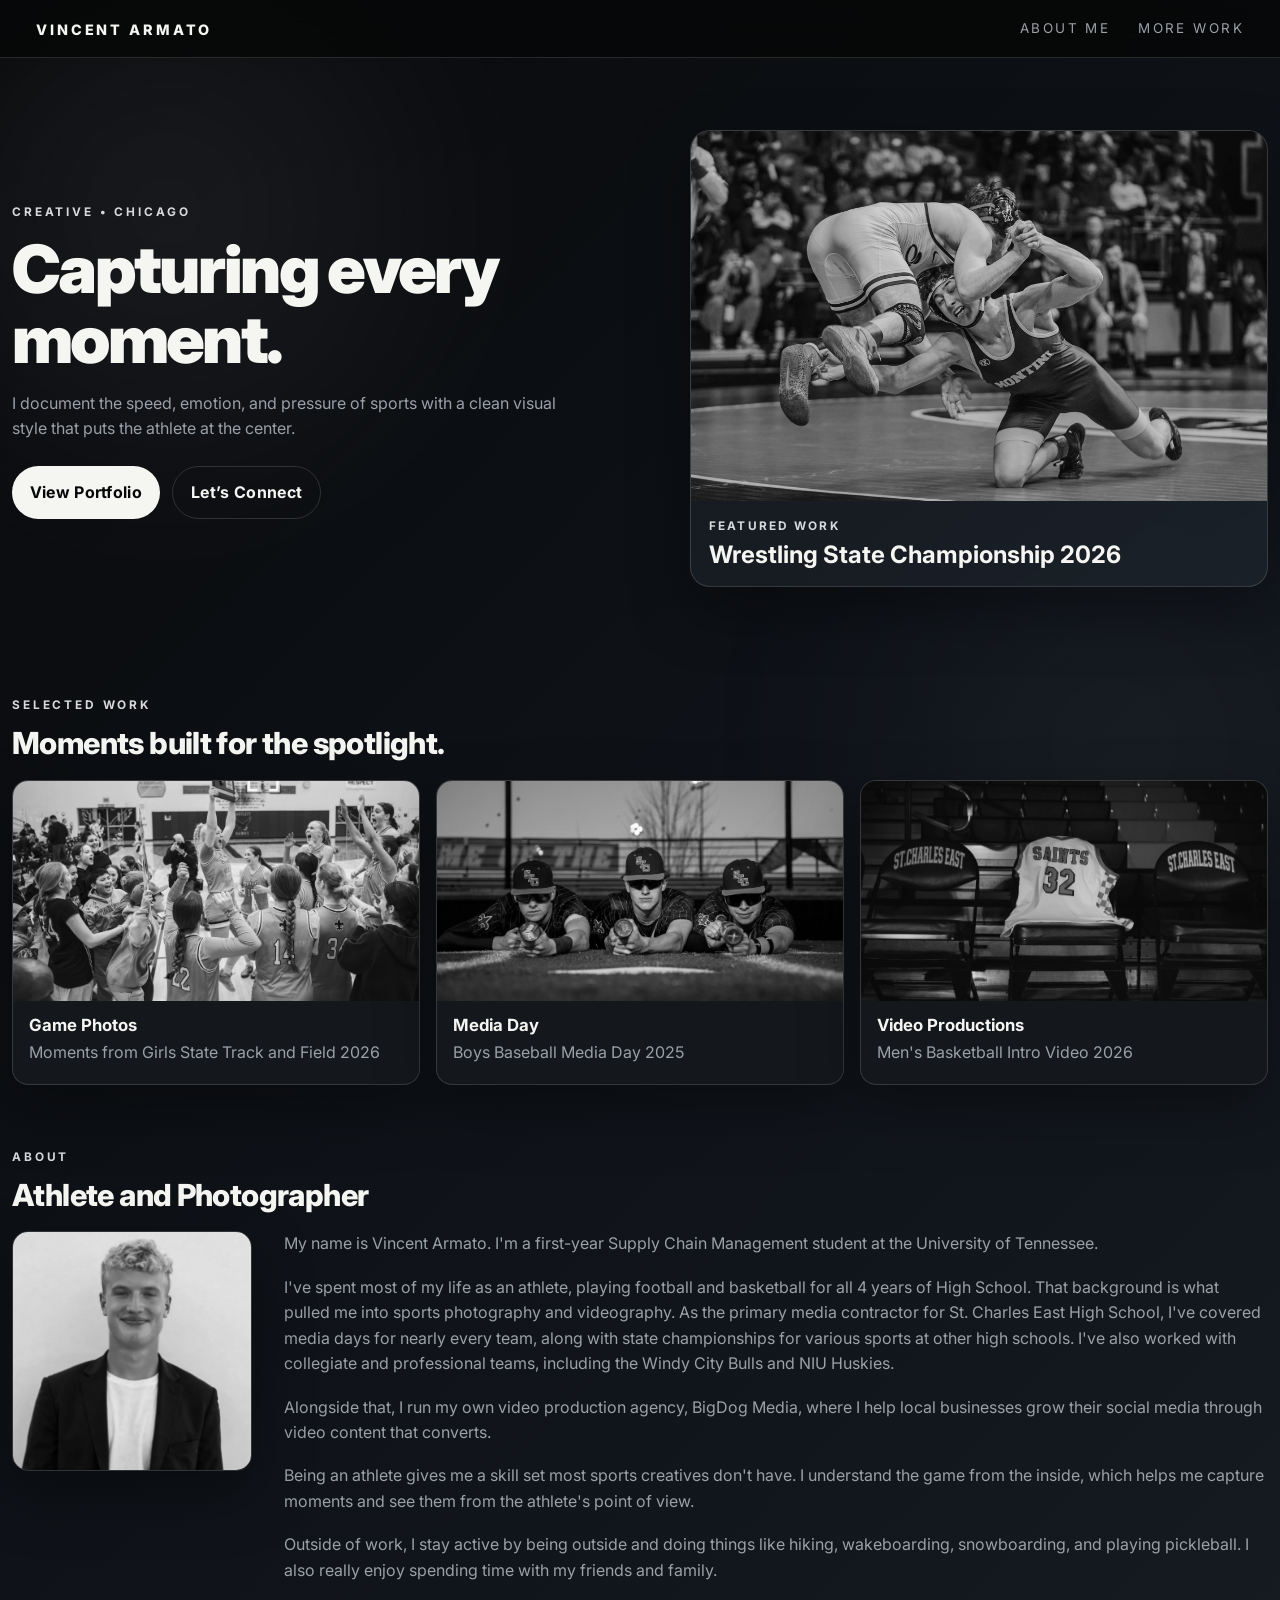
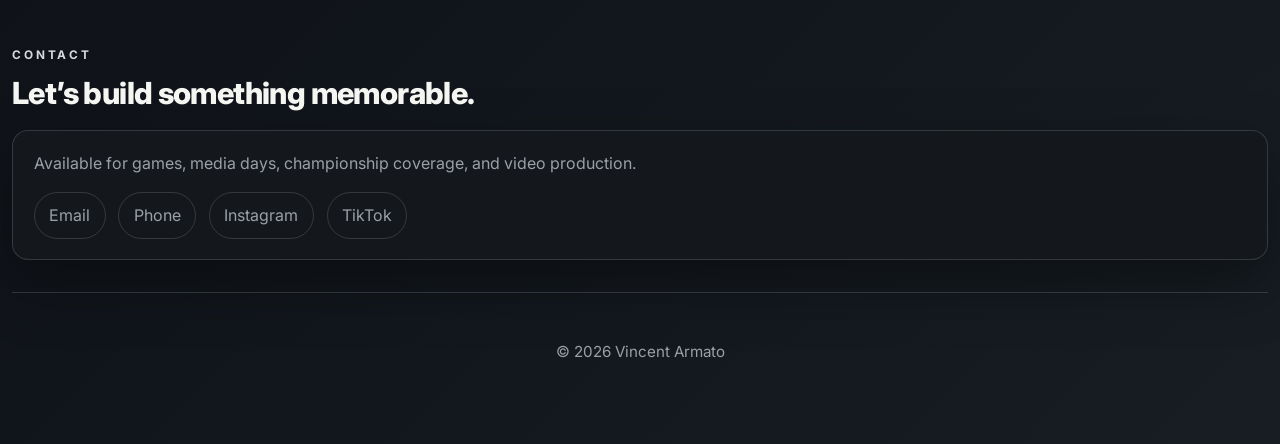
<file: index.html>
<!DOCTYPE html>
<html lang="en">
  <head>
    <meta charset="UTF-8" />
    <meta name="viewport" content="width=device-width, initial-scale=1.0" />
    <title>Vincent Armato | Portfolio</title>
    <meta
      name="description"
      content="Minimal dark portfolio page for Vincent Armato, featuring sports photography work, experience, and contact information."
    />
    <link rel="stylesheet" href="styles.css" />
  </head>
  <body>
    <div class="bg-glow" aria-hidden="true">
      <span class="glow glow-1"></span>
      <span class="glow glow-2"></span>
    </div>

    <header class="topbar-wrap">
      <div class="topbar">
        <a class="brand" href="#home">Vincent Armato</a>
        <nav class="nav-links" aria-label="Primary navigation">
          <a href="#about">About Me</a>
          <details class="nav-dropdown">
            <summary>More Work</summary>
            <div class="nav-dropdown-menu">
              <a href="game-photos.html">Game Photos</a>
              <a href="media-day.html">Media Day</a>
              <a href="video.html">Video</a>
            </div>
          </details>
        </nav>
        <details class="mobile-nav">
          <summary class="hamburger" aria-label="Menu">
            <span></span><span></span><span></span>
          </summary>
          <div class="mobile-nav-menu">
            <a href="#about">About Me</a>
            <a href="game-photos.html">Game Photos</a>
            <a href="media-day.html">Media Day</a>
            <a href="video.html">Video</a>
          </div>
        </details>
      </div>
    </header>

    <div class="site-shell">
      <main id="home">
        <section class="hero">
          <div class="hero-copy">
            <p class="eyebrow">Creative • Chicago</p>
            <h1>Capturing every moment.</h1>
            <p class="lead">
              I document the speed, emotion, and pressure of sports with a clean visual style that puts the athlete at the center.
            </p>
            <div class="hero-actions">
              <a class="btn btn-primary" href="game-photos.html" target="_blank" rel="noreferrer">View Portfolio</a>
              <a class="btn btn-secondary" href="#contact">Let’s Connect</a>
            </div>
          </div>

          <div class="hero-card" aria-label="Featured photography preview">
            <img
              src="photos/hero/hero-image.jpg"
              alt="Athlete in motion during a basketball game"
            />
            <div class="hero-card-content">
              <p class="card-tag">Featured Work</p>
              <h2>Wrestling State Championship 2026</h2>
            </div>
          </div>
        </section>

        <section id="work" class="section">
          <div class="section-heading">
            <p class="eyebrow">Selected Work</p>
            <h2>Moments built for the spotlight.</h2>
          </div>

          <div class="work-grid">
            <a class="work-card" href="game-photos.html">
              <img src="photos/work/work-1.jpg" alt="Runners competing in a track and field race" class="work-image-top" />
              <div>
                <h3>Game Photos</h3>
                <p>Moments from Girls State Track and Field 2026</p>
              </div>
            </a>

            <a class="work-card" href="media-day.html">
              <img src="photos/work/work-2.jpg" alt="Athlete portrait during media day" />
              <div>
                <h3>Media Day</h3>
                <p>Boys Baseball Media Day 2025</p>
              </div>
            </a>

            <a class="work-card" href="video.html">
              <img src="photos/video/mens-basketball-intro/cover.jpg" alt="Men's basketball intro video thumbnail" />
              <div>
                <h3>Video Productions</h3>
                <p>Men's Basketball Intro Video 2026</p>
              </div>
            </a>
          </div>
        </section>

        <section id="about" class="section about-section">
          <div class="section-heading">
            <p class="eyebrow">About</p>
            <h2>Athlete and Photographer</h2>
          </div>

          <div class="about-grid">
            <div class="about-photo">
              <img src="photos/about/about-photo.jpg" alt="Portrait of Vincent Armato" />
            </div>
            <div class="about-text">
              <p>My name is Vincent Armato. I'm a first-year Supply Chain Management student at the University of Tennessee.</p>
              <p>I've spent most of my life as an athlete, playing football and basketball for all 4 years of High School. That background is what pulled me into sports photography and videography. As the primary media contractor for St. Charles East High School, I've covered media days for nearly every team, along with state championships for various sports at other high schools. I've also worked with collegiate and professional teams, including the Windy City Bulls and NIU Huskies.</p>
              <p>Alongside that, I run my own video production agency, BigDog Media, where I help local businesses grow their social media through video content that converts.</p>
              <p>Being an athlete gives me a skill set most sports creatives don't have. I understand the game from the inside, which helps me capture moments and see them from the athlete's point of view.</p>
              <p>Outside of work, I stay active by being outside and doing things like hiking, wakeboarding, snowboarding, and playing pickleball. I also really enjoy spending time with my friends and family.</p>
            </div>
          </div>
        </section>

        <section id="contact" class="section contact-section">
          <div class="section-heading">
            <p class="eyebrow">Contact</p>
            <h2>Let’s build something memorable.</h2>
          </div>

          <div class="contact-card">
            <p>Available for games, media days, championship coverage, and video production.</p>
            <div class="contact-links">
              <a href="mailto:vincentarmato.co@gmail.com">Email</a>
              <a href="tel:+16303382172">Phone</a>
              <a href="https://www.instagram.com/vincent_armato" target="_blank" rel="noreferrer">Instagram</a>
              <a href="https://www.tiktok.com/@vincent_armato" target="_blank" rel="noreferrer">TikTok</a>
            </div>
          </div>
        </section>
      </main>

      <footer class="footer">
        <p>© 2026 Vincent Armato</p>
      </footer>
    </div>
  </body>
</html>
</file>
<file: styles.css>
@import url('https://fonts.googleapis.com/css2?family=Inter:wght@400;500;600;700;800;900&display=swap');

:root {
  --bg: #060708;
  --bg-soft: #0e1216;
  --surface: #14181d;
  --surface-strong: #1b222a;
  --text: #f5f5f2;
  --text-muted: #9aa0a7;
  --border: rgba(255, 255, 255, 0.14);
  --accent: #d7d9dc;
  --accent-strong: #ffffff;
  --shadow: 0 24px 60px rgba(0, 0, 0, 0.36);
}

* {
  box-sizing: border-box;
}

.bg-glow {
  position: fixed;
  inset: 0;
  z-index: -1;
  overflow: hidden;
  pointer-events: none;
}

.glow {
  position: absolute;
  width: 55vw;
  height: 55vw;
  max-width: 640px;
  max-height: 640px;
  border-radius: 50%;
  filter: blur(120px);
  opacity: 0.2;
}

.glow-1 {
  top: -12%;
  left: -12%;
  background: radial-gradient(circle, rgba(255, 255, 255, 0.5), transparent 70%);
  animation: glow-drift-1 26s ease-in-out infinite;
}

.glow-2 {
  bottom: -18%;
  right: -12%;
  background: radial-gradient(circle, rgba(150, 170, 190, 0.45), transparent 70%);
  animation: glow-drift-2 30s ease-in-out infinite;
}

@keyframes glow-drift-1 {
  0%, 100% { transform: translate(0, 0); }
  50% { transform: translate(6vw, 8vh); }
}

@keyframes glow-drift-2 {
  0%, 100% { transform: translate(0, 0); }
  50% { transform: translate(-6vw, -6vh); }
}

@media (prefers-reduced-motion: reduce) {
  .glow {
    animation: none;
  }
}

html {
  scroll-behavior: smooth;
}

body {
  margin: 0;
  font-family: 'Inter', -apple-system, BlinkMacSystemFont, 'Segoe UI', sans-serif;
  background: linear-gradient(135deg, #08090b 0%, #10141a 55%, #171d23 100%);
  color: var(--text);
  line-height: 1.6;
  min-height: 100vh;
  overflow-x: hidden;
}

img {
  display: block;
  width: 100%;
}

a {
  color: inherit;
  text-decoration: none;
}

.site-shell {
  width: min(1280px, calc(100% - 1.5rem));
  margin: 0 auto;
  padding-bottom: 3.5rem;
}

.topbar-wrap {
  width: 100vw;
  margin-left: calc(50% - 50vw);
  position: sticky;
  top: 0;
  z-index: 20;
  background: rgba(6, 7, 8, 0.86);
  backdrop-filter: blur(14px);
  border-bottom: 1px solid var(--border);
}

.topbar {
  display: flex;
  justify-content: space-between;
  align-items: center;
  padding: 1.1rem 1.5rem 1rem;
  gap: 0.75rem;
  flex-wrap: wrap;
  width: min(1280px, calc(100% - 1.5rem));
  margin: 0 auto;
}

.brand {
  font-weight: 800;
  letter-spacing: 0.2em;
  text-transform: uppercase;
  font-size: 0.9rem;
}

.nav-links {
  display: flex;
  gap: 1.75rem;
  flex-wrap: wrap;
}

.nav-links a {
  color: var(--text-muted);
  font-size: 0.84rem;
  letter-spacing: 0.18em;
  text-transform: uppercase;
  transition: color 180ms ease;
}

.nav-links a:hover,
.nav-links a:focus-visible {
  color: var(--accent-strong);
}

.nav-links a[aria-current="page"] {
  color: var(--accent-strong);
}

.nav-dropdown {
  position: relative;
}

.nav-dropdown summary {
  cursor: pointer;
  list-style: none;
  color: var(--text-muted);
  font-size: 0.84rem;
  letter-spacing: 0.18em;
  text-transform: uppercase;
  transition: color 180ms ease;
}

.nav-dropdown summary::-webkit-details-marker {
  display: none;
}

.nav-dropdown summary:hover,
.nav-dropdown summary:focus-visible {
  color: var(--accent-strong);
}

.nav-dropdown-menu {
  display: flex;
  flex-direction: column;
  gap: 0.4rem;
  position: absolute;
  top: 100%;
  left: 0;
  margin-top: 0.7rem;
  padding: 0.6rem;
  min-width: 160px;
  background: var(--surface);
  border: 1px solid var(--border);
  border-radius: 0.75rem;
  box-shadow: var(--shadow);
  z-index: 30;
}

.nav-dropdown-menu a {
  padding: 0.3rem 0.4rem;
}

.mobile-nav {
  display: none;
}

.hamburger {
  cursor: pointer;
  list-style: none;
  display: flex;
  flex-direction: column;
  justify-content: center;
  gap: 5px;
  width: 26px;
  height: 26px;
  padding: 2px;
}

.hamburger::-webkit-details-marker {
  display: none;
}

.hamburger span {
  display: block;
  width: 100%;
  height: 2px;
  border-radius: 1px;
  background: var(--text);
}

.mobile-nav-menu {
  display: flex;
  flex-direction: column;
  gap: 0.3rem;
  position: absolute;
  top: 100%;
  right: 0;
  margin-top: 0.7rem;
  padding: 0.6rem;
  min-width: 160px;
  background: var(--surface);
  border: 1px solid var(--border);
  border-radius: 0.75rem;
  box-shadow: var(--shadow);
  z-index: 30;
}

.mobile-nav-menu a {
  padding: 0.45rem 0.5rem;
  color: var(--text-muted);
  font-size: 0.78rem;
  letter-spacing: 0.1em;
  text-transform: uppercase;
}

.mobile-nav-menu a:hover,
.mobile-nav-menu a:focus-visible,
.mobile-nav-menu a[aria-current="page"] {
  color: var(--accent-strong);
}

.subpage-hero {
  max-width: 680px;
  padding: 3.5rem 0 0.5rem;
}

.subpage-hero .lead {
  margin-top: 0.75rem;
}

.hero {
  display: grid;
  grid-template-columns: minmax(0, 1.05fr) minmax(320px, 0.95fr);
  gap: 2.5rem;
  align-items: center;
  padding: 4.5rem 0 3.5rem;
}

.hero-copy {
  max-width: 620px;
}

.eyebrow {
  display: inline-block;
  margin: 0 0 0.8rem;
  color: var(--accent);
  text-transform: uppercase;
  letter-spacing: 0.24em;
  font-size: 0.74rem;
  font-weight: 700;
}

h1,
h2,
h3 {
  line-height: 1.05;
  margin: 0;
}

h1 {
  font-size: clamp(2.6rem, 5.2vw, 4.6rem);
  letter-spacing: -0.04em;
  font-weight: 900;
  margin-bottom: 1rem;
  max-width: 640px;
}

.lead {
  font-size: 1rem;
  color: var(--text-muted);
  max-width: 560px;
}

.hero-actions {
  display: flex;
  flex-wrap: wrap;
  gap: 0.8rem;
  margin-top: 1.5rem;
}

.btn {
  display: inline-flex;
  align-items: center;
  justify-content: center;
  padding: 0.8rem 1.1rem;
  border-radius: 999px;
  font-weight: 700;
  letter-spacing: 0.02em;
  transition: transform 180ms ease, background 180ms ease, border-color 180ms ease;
}

.btn:hover,
.btn:focus-visible {
  transform: translateY(-2px);
}

.btn-primary {
  background: var(--text);
  color: var(--bg);
}

.btn-secondary {
  background: transparent;
  color: var(--text);
  border: 1px solid var(--border);
}

.hero-card {
  background: linear-gradient(145deg, rgba(20, 24, 29, 0.96), rgba(27, 34, 42, 0.9));
  border: 1px solid var(--border);
  border-radius: 1.25rem;
  overflow: hidden;
  box-shadow: var(--shadow);
}

.hero-card img {
  height: clamp(280px, 38vw, 370px);
  min-height: 260px;
  object-fit: cover;
  filter: grayscale(1);
}

.hero-card-content {
  padding: 1rem 1.1rem 1.2rem;
}

.card-tag {
  margin: 0 0 0.4rem;
  color: var(--accent);
  text-transform: uppercase;
  letter-spacing: 0.18em;
  font-size: 0.74rem;
  font-weight: 700;
}

.section {
  padding: 3rem 0 0;
}

.section-heading {
  margin-bottom: 1.25rem;
}

.section-heading h2 {
  font-size: clamp(1.4rem, 2.6vw, 1.9rem);
  letter-spacing: -0.02em;
  font-weight: 800;
  max-width: 640px;
}

.work-grid {
  display: grid;
  grid-template-columns: repeat(3, minmax(0, 1fr));
  gap: 1rem;
}

.work-card {
  position: relative;
  display: block;
  background: var(--surface);
  border: 1px solid var(--border);
  border-radius: 1rem;
  overflow: hidden;
  box-shadow: var(--shadow);
  transition: transform 180ms ease, border-color 180ms ease;
}

.work-card:hover,
.work-card:focus-within {
  transform: translateY(-3px);
  border-color: rgba(255, 255, 255, 0.24);
}

.work-card img {
  height: 220px;
  object-fit: cover;
  filter: grayscale(1);
}

.work-image-top {
  object-position: center 95%;
}

.work-card div {
  padding: 1rem 1rem 1.15rem;
}

.work-card h3 {
  margin-bottom: 0.35rem;
  font-size: 1.05rem;
}

.work-card p,
.about-grid p,
.contact-card p,
.contact-links a {
  color: var(--text-muted);
  margin: 0;
}

.video-featured {
  margin-bottom: 1.75rem;
}

.video-featured video {
  width: 100%;
  aspect-ratio: 16 / 9;
  display: block;
  background: #000;
  border-radius: 1rem;
  border: 1px solid var(--border);
}

.video-featured .video-info h3 {
  font-size: 1.3rem;
}

.video-grid {
  display: grid;
  grid-template-columns: 1fr;
  gap: 1.75rem;
}

.video-card video {
  width: 100%;
  aspect-ratio: 16 / 9;
  display: block;
  background: #000;
  border-radius: 1rem;
  border: 1px solid var(--border);
}

.video-info {
  padding: 0.9rem 0.1rem 0;
}

.video-info h3 {
  margin-bottom: 0.3rem;
  font-size: 1.05rem;
}

.video-info p {
  color: var(--text-muted);
  margin: 0;
}

.gallery {
  column-count: 4;
  column-gap: 0.6rem;
}

.gallery-item {
  position: relative;
  display: block;
  break-inside: avoid;
  margin-bottom: 0.6rem;
  border-radius: 0.6rem;
  overflow: hidden;
  border: 1px solid var(--border);
}

.gallery-item img {
  width: 100%;
  display: block;
  filter: grayscale(1);
  transition: transform 260ms ease;
}

.gallery-item:hover img,
.gallery-item:focus-visible img {
  transform: scale(1.04);
}

.gallery-caption {
  position: absolute;
  inset: auto 0 0 0;
  padding: 1.4rem 0.85rem 0.7rem;
  background: linear-gradient(to top, rgba(6, 7, 8, 0.88), transparent);
  opacity: 0;
  transform: translateY(6px);
  transition: opacity 200ms ease, transform 200ms ease;
}

.gallery-item:hover .gallery-caption,
.gallery-item:focus-visible .gallery-caption {
  opacity: 1;
  transform: translateY(0);
}

.gallery-caption h3 {
  font-size: 0.9rem;
  margin-bottom: 0.15rem;
}

.gallery-caption p {
  font-size: 0.78rem;
  color: var(--text-muted);
  margin: 0;
}

.collage-wrap {
  width: 100vw;
  margin-left: calc(50% - 50vw);
  padding: 1.5rem;
}

.collage {
  column-count: 4;
  column-gap: 16px;
}

.collage-item {
  position: relative;
  display: block;
  overflow: hidden;
  break-inside: avoid;
  margin-bottom: 16px;
}

.collage-item img {
  width: 100%;
  display: block;
  transition: transform 400ms ease;
}

.collage-item:hover img,
.collage-item:focus-visible img {
  transform: scale(1.08);
}

.collage-horizontal {
  display: flex;
  flex-wrap: wrap;
  align-items: stretch;
  column-count: initial;
  column-gap: initial;
}

.collage-horizontal .collage-item {
  display: block;
  break-inside: auto;
  height: 280px;
  margin-bottom: 16px;
}

.collage-horizontal .collage-item img {
  width: auto;
  height: 100%;
  max-width: none;
}

.collage-caption {
  position: absolute;
  inset: auto 0 0 0;
  padding: 2.5rem 1rem 1rem;
  background: linear-gradient(to top, rgba(6, 7, 8, 0.95) 0%, rgba(6, 7, 8, 0.6) 60%, transparent 100%);
  color: var(--accent-strong);
  font-size: 0.88rem;
  font-weight: 800;
  letter-spacing: 0.03em;
  line-height: 1.3;
  opacity: 0;
  transform: translateY(10px);
  transition: opacity 320ms ease, transform 320ms cubic-bezier(0.22, 1, 0.36, 1);
}

.collage-caption::before {
  content: '';
  display: block;
  width: 28px;
  height: 2px;
  margin-bottom: 0.6rem;
  background: var(--accent-strong);
  transform: scaleX(0);
  transform-origin: left;
  transition: transform 360ms ease 80ms;
}

.collage-item:hover .collage-caption,
.collage-item:focus-visible .collage-caption {
  opacity: 1;
  transform: translateY(0);
}

.collage-item:hover .collage-caption::before,
.collage-item:focus-visible .collage-caption::before {
  transform: scaleX(1);
}

.about-section {
  padding-top: 3.6rem;
}

.about-grid {
  display: grid;
  grid-template-columns: minmax(200px, 240px) 1fr;
  gap: 2rem;
  align-items: start;
}

.about-photo {
  width: 100%;
  max-width: 240px;
  border-radius: 1rem;
  overflow: hidden;
  border: 1px solid var(--border);
  box-shadow: var(--shadow);
  position: sticky;
  top: 5.5rem;
}

.about-photo img {
  aspect-ratio: 1 / 1;
  height: auto;
  object-fit: cover;
  filter: grayscale(1);
}

.about-text {
  display: grid;
  gap: 1.1rem;
}

.contact-section {
  padding-top: 3.6rem;
}

.contact-card {
  background: var(--surface);
  border: 1px solid var(--border);
  border-radius: 1rem;
  padding: 1.25rem 1.3rem;
  box-shadow: var(--shadow);
}

.contact-links {
  display: flex;
  flex-wrap: wrap;
  gap: 0.8rem;
  margin-top: 1rem;
}

.contact-links a {
  padding: 0.6rem 0.9rem;
  border: 1px solid var(--border);
  border-radius: 999px;
  transition: border-color 180ms ease, color 180ms ease;
}

.contact-links a:hover,
.contact-links a:focus-visible {
  border-color: var(--accent-strong);
  color: var(--accent-strong);
}

.footer {
  padding: 2rem 0 0.5rem;
  color: var(--text-muted);
  text-align: center;
  font-size: 0.95rem;
  border-top: 1px solid var(--border);
  margin-top: 2rem;
}

.lightbox {
  position: fixed;
  inset: 0;
  z-index: 100;
  display: none;
  align-items: center;
  justify-content: center;
  padding: 2rem;
  background: rgba(6, 7, 8, 0.92);
  backdrop-filter: blur(6px);
}

.lightbox.is-open {
  display: flex;
}

.lightbox img {
  max-width: 100%;
  max-height: 100%;
  width: auto;
  display: block;
  border-radius: 0.75rem;
  box-shadow: var(--shadow);
}

.lightbox-close {
  position: absolute;
  top: 1.25rem;
  right: 1.25rem;
  width: 44px;
  height: 44px;
  display: flex;
  align-items: center;
  justify-content: center;
  border-radius: 999px;
  background: rgba(255, 255, 255, 0.08);
  border: 1px solid var(--border);
  color: var(--text);
  font-size: 1.5rem;
  line-height: 1;
  cursor: pointer;
}

.lightbox-close:hover {
  background: rgba(255, 255, 255, 0.16);
}

@media (max-width: 960px) {
  .hero,
  .about-grid {
    grid-template-columns: 1fr;
  }

  .hero-card {
    max-width: 680px;
  }

  .about-photo {
    max-width: 200px;
    position: static;
  }

  .work-grid {
    grid-template-columns: repeat(2, minmax(0, 1fr));
  }

  .gallery {
    column-count: 3;
  }

  .collage {
    column-count: 3;
  }

  .collage-horizontal .collage-item {
    height: 220px;
  }
}

@media (max-width: 640px) {
  .site-shell {
    width: min(100% - 1rem, 1280px);
  }

  .topbar {
    padding: 0.75rem 1rem;
    gap: 0.5rem;
  }

  .brand {
    font-size: 0.68rem;
    letter-spacing: 0.1em;
  }

  .nav-links {
    display: none;
  }

  .mobile-nav {
    display: block;
    position: relative;
  }

  .hero-card {
    display: none;
  }

  .eyebrow {
    font-size: 0.66rem;
    letter-spacing: 0.18em;
  }

  h1 {
    font-size: 2.05rem;
    letter-spacing: -0.03em;
    margin-bottom: 0.7rem;
  }

  .lead {
    font-size: 0.92rem;
  }

  .hero {
    padding: 1.3rem 0 1.3rem;
    gap: 1rem;
  }

  .subpage-hero {
    padding: 1.3rem 0 0.5rem;
  }

  .subpage-hero h1 {
    font-size: 1.9rem;
  }

  .hero-actions {
    flex-direction: row;
    flex-wrap: wrap;
    align-items: stretch;
    gap: 0.6rem;
    margin-top: 1.1rem;
  }

  .btn {
    flex: 1 1 auto;
    padding: 0.7rem 1rem;
    font-size: 0.86rem;
  }

  .work-grid {
    grid-template-columns: 1fr;
    gap: 0.8rem;
  }

  .gallery {
    column-count: 2;
  }

  .collage-wrap {
    padding: 0.75rem;
  }

  .collage {
    column-count: 3;
    column-gap: 8px;
  }

  .collage-item {
    margin-bottom: 8px;
  }

  .collage-horizontal .collage-item {
    height: 150px;
    margin-bottom: 8px;
  }

  .hero-card img {
    height: 200px;
  }

  .section {
    padding-top: 1.4rem;
  }

  .section-heading {
    margin-bottom: 0.85rem;
  }

  .section-heading h2 {
    font-size: 1.2rem;
  }

  .contact-links {
    flex-direction: column;
  }

  .contact-links a {
    text-align: center;
  }

  .about-section {
    display: grid;
    grid-template-columns: 1fr auto;
    column-gap: 1rem;
    row-gap: 0.9rem;
    grid-template-areas:
      "heading photo"
      "text text";
    align-items: center;
  }

  .about-section .section-heading {
    grid-area: heading;
    margin-bottom: 0;
  }

  .about-grid {
    display: contents;
  }

  .about-photo {
    grid-area: photo;
    justify-self: end;
    max-width: 76px;
  }

  .about-text {
    grid-area: text;
  }
}
</file>
